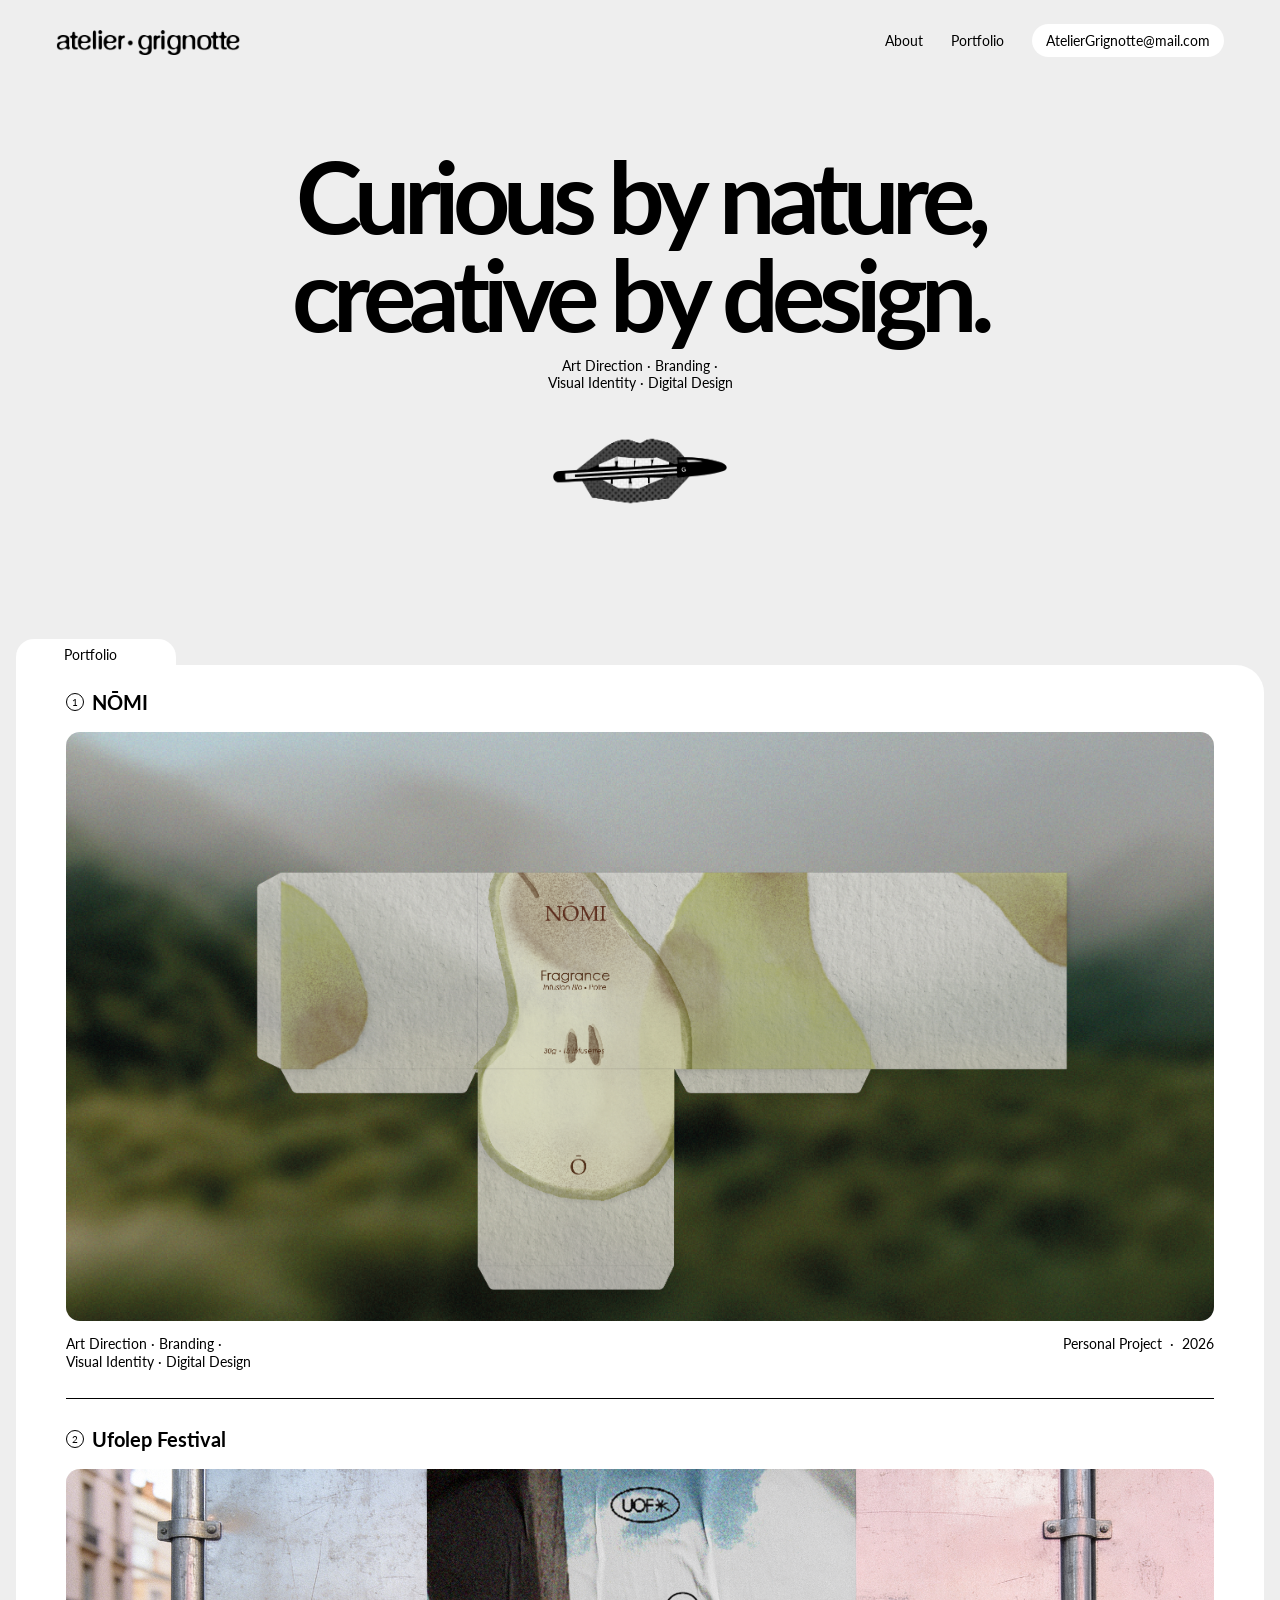
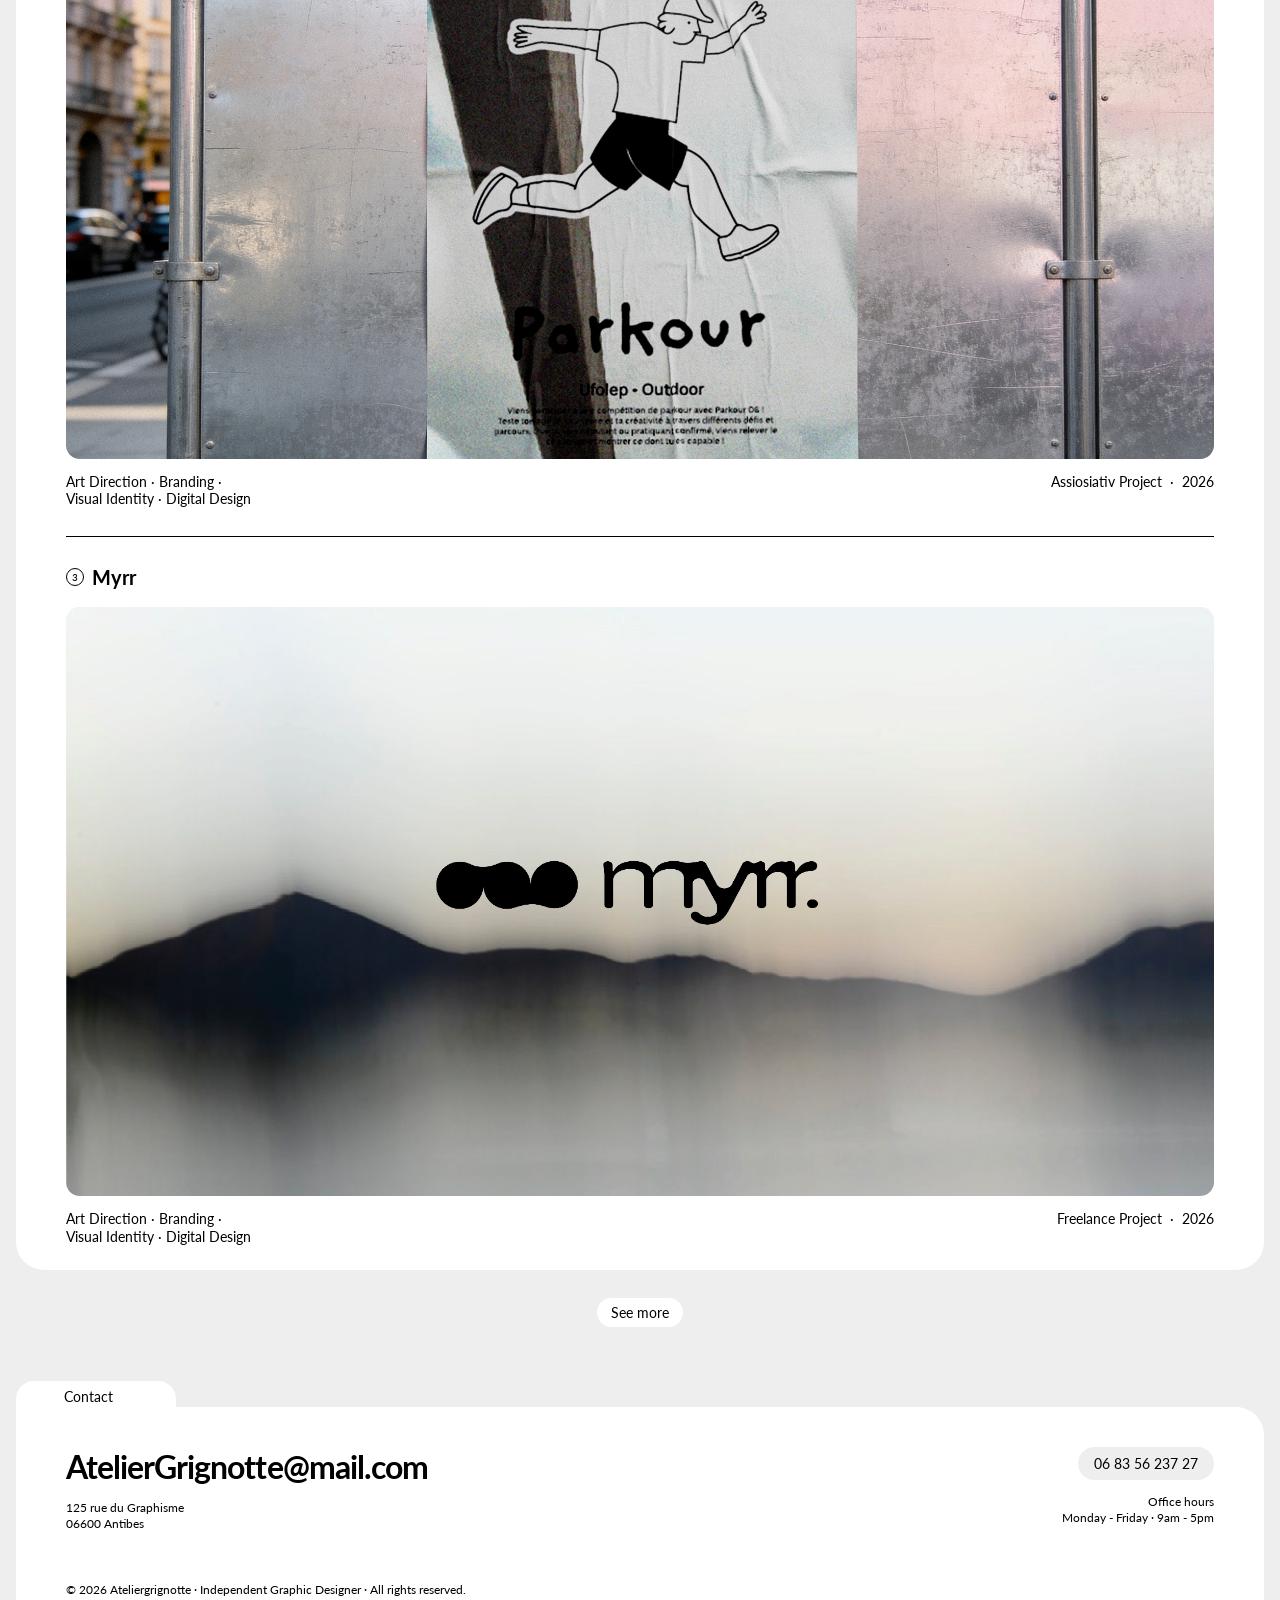
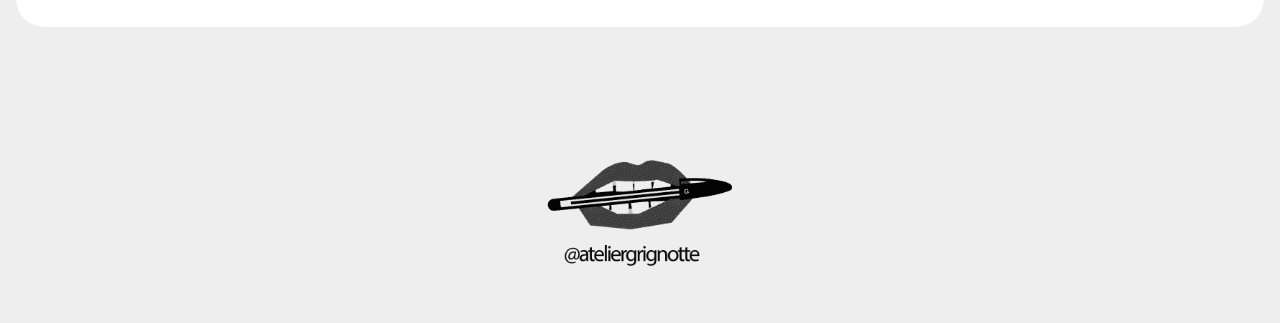
<file: index.html>
<!DOCTYPE html>
<html lang="fr">

<head>
    <meta charset="UTF-8">
    <meta name="viewport" content="width=device-width, initial-scale=1.0">
    <title>Atelier Grignotte — Portfolio</title>
    <link rel="stylesheet" href="style.css">
</head>

<body>

    <!-- HEADER -->
    <header class="header">
        <a href="#" class="logo">
    
    <img src="Images/Typo-logo.png" alt="Atelier Grignotte">
</a>

        <nav class="navigation">
            <a href="#about">About</a>
            <a href="#portfolio">Portfolio</a>
            <a href="mailto:AtelierGrignotte@mail.com" class="mail">AtelierGrignotte@mail.com</a>
        </nav>
    </header>

    <!-- INTRODUCTION -->
    <section class="introduction" id="about">
        <div class="intro-content">
            <h1>Curious by nature,<br>creative by design.</h1>

            <p class="intro-description">
                Art Direction · Branding ·<br>
                Visual Identity · Digital Design
            </p>

            <div class="intro-illustration">
                
                <img src="Images/Emblème.png" alt="Illustration Atelier Grignotte">
            </div>
        </div>
    </section>

   <!-- PORTFOLIO -->
<section class="block" id="portfolio">
    <div class="tab">Portfolio</div>

    <div class="block-content">

        <!-- PROJET 1 -->
        <article class="project">
            <h3><span class="project-number">1</span>NŌMI</h3>

            <div class="project-image">
                
                <img src="Images/Nomi 1.png" alt="Projet NŌMI">
                
                <a href="nomi.html" class="image-btn">See more</a>
            </div>

            <div class="project-info">
                <p>Art Direction · Branding ·<br>Visual Identity · Digital Design</p>
                <p>Personal Project &nbsp;·&nbsp; 2026</p>
            </div>
        </article>

        <hr>

        <!-- PROJET 2 -->
        <article class="project">
            <h3><span class="project-number">2</span>Ufolep Festival</h3>

            <div class="project-image">
                
                <img src="Images/Ufolep.png" alt="Projet Ufolep Festival">
                
                <a href="ufolep.html" class="image-btn">See more</a>
            </div>

            <div class="project-info">
                <p>Art Direction · Branding ·<br>Visual Identity · Digital Design</p>
                <p>Assiosiativ Project &nbsp;·&nbsp; 2026</p>
            </div>
        </article>

        <hr>

        <!-- PROJET 3 -->
        <article class="project">
            <h3><span class="project-number">3</span>Myrr</h3>

            <div class="project-image">
                
                <img src="Images/Myrr.png" alt="Projet Myrr">
    
                <a href="myrr.html" class="image-btn">See more</a>
            </div>

            <div class="project-info">
                <p>Art Direction · Branding ·<br>Visual Identity · Digital Design</p>
                <p>Freelance Project &nbsp;·&nbsp; 2026</p>
            </div>
        </article>

    </div>
</section>

    <a href="#" class="see-more">See more</a>

    <!-- CONTACT -->
    <section class="block contact" id="contact">
        <div class="tab">Contact</div>

        <div class="block-content contact-content">
            <div class="contact-left">
                <a href="mailto:AtelierGrignotte@mail.com" class="contact-mail">AtelierGrignotte@mail.com</a>
                <p>125 rue du Graphisme<br>06600 Antibes</p>
            </div>

            <div class="contact-right">
                <a href="tel:+33683562372 7" class="phone">06 83 56 237 27</a>
                <p>Office hours<br>Monday - Friday · 9am - 5pm</p>
            </div>
        </div>

        <p class="copyright">© 2026 Ateliergrignotte · Independent Graphic Designer · All rights reserved.</p>
    </section>

    <!-- FOOTER -->
    <footer class="footer">
    
        <img src="Images/Emblème+.png" alt="Emblème Atelier Grignotte">
        
    </footer>

</body>

</html>
</file>
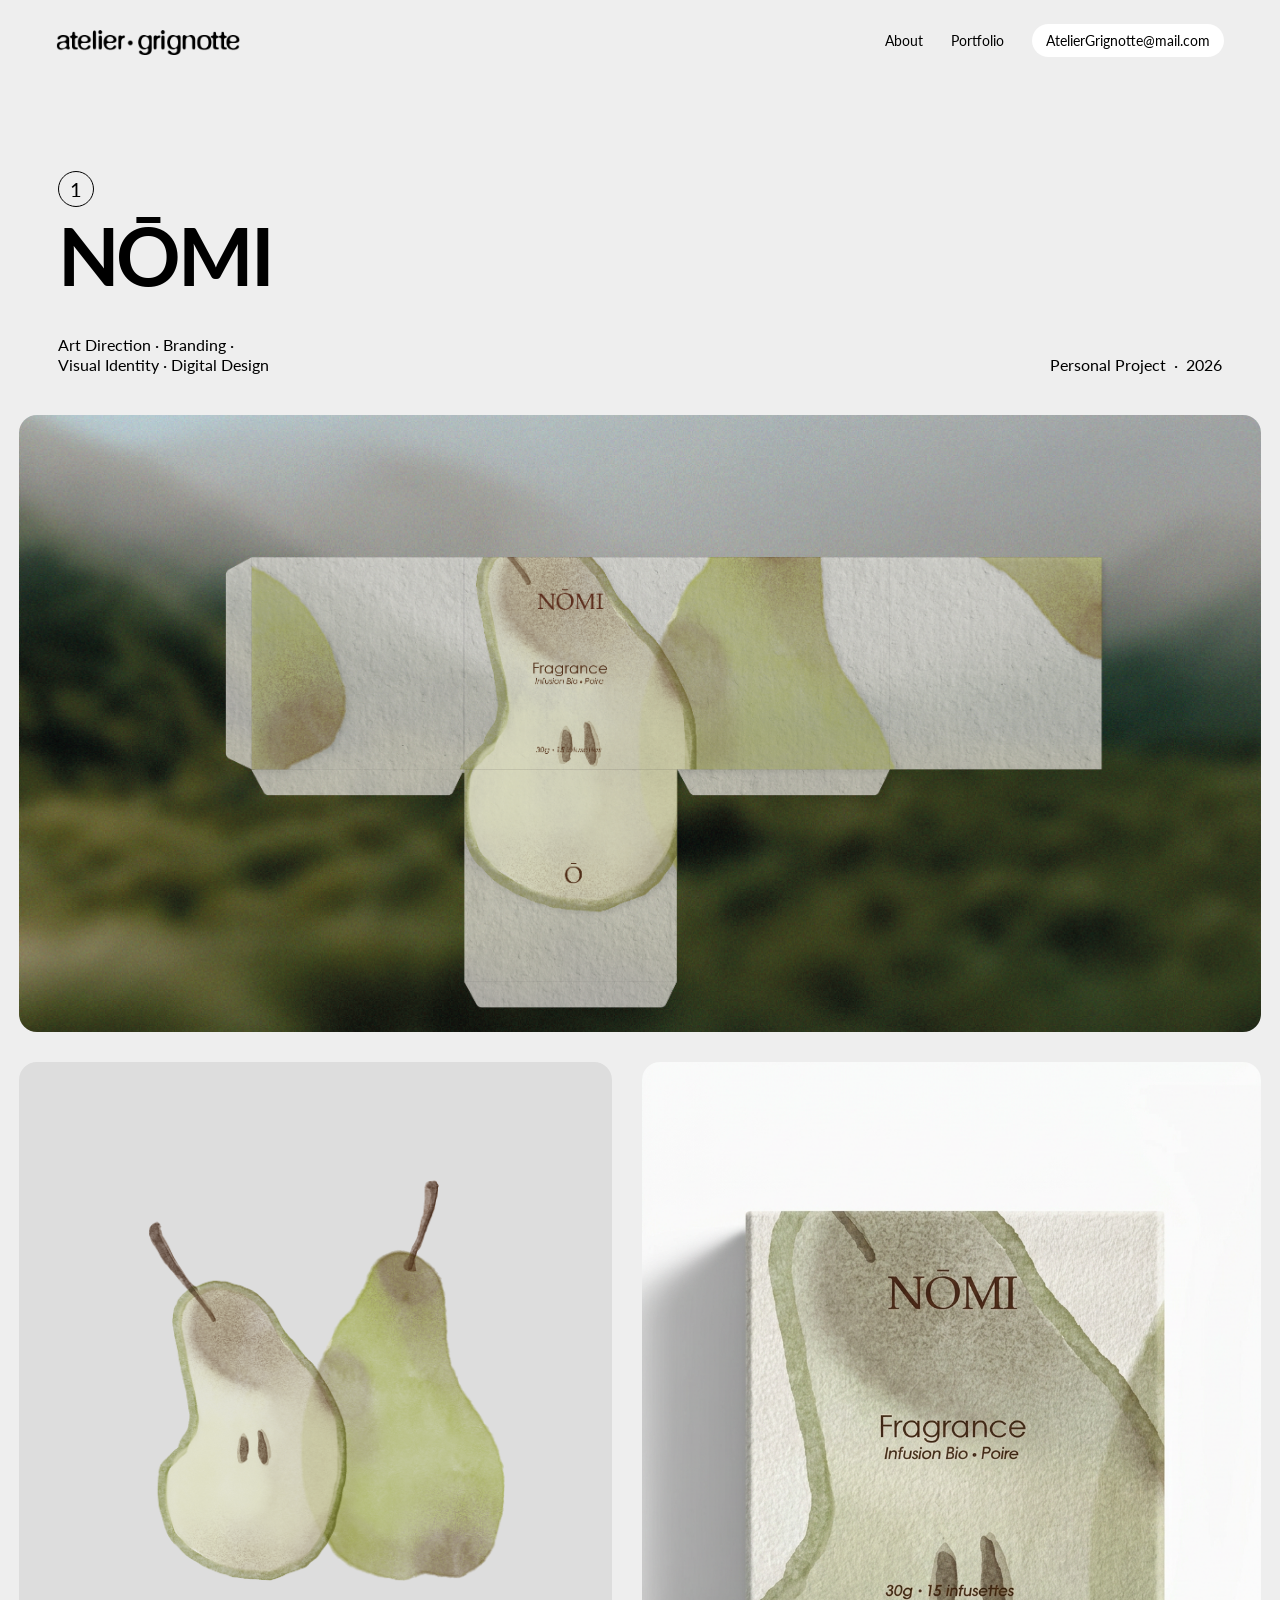
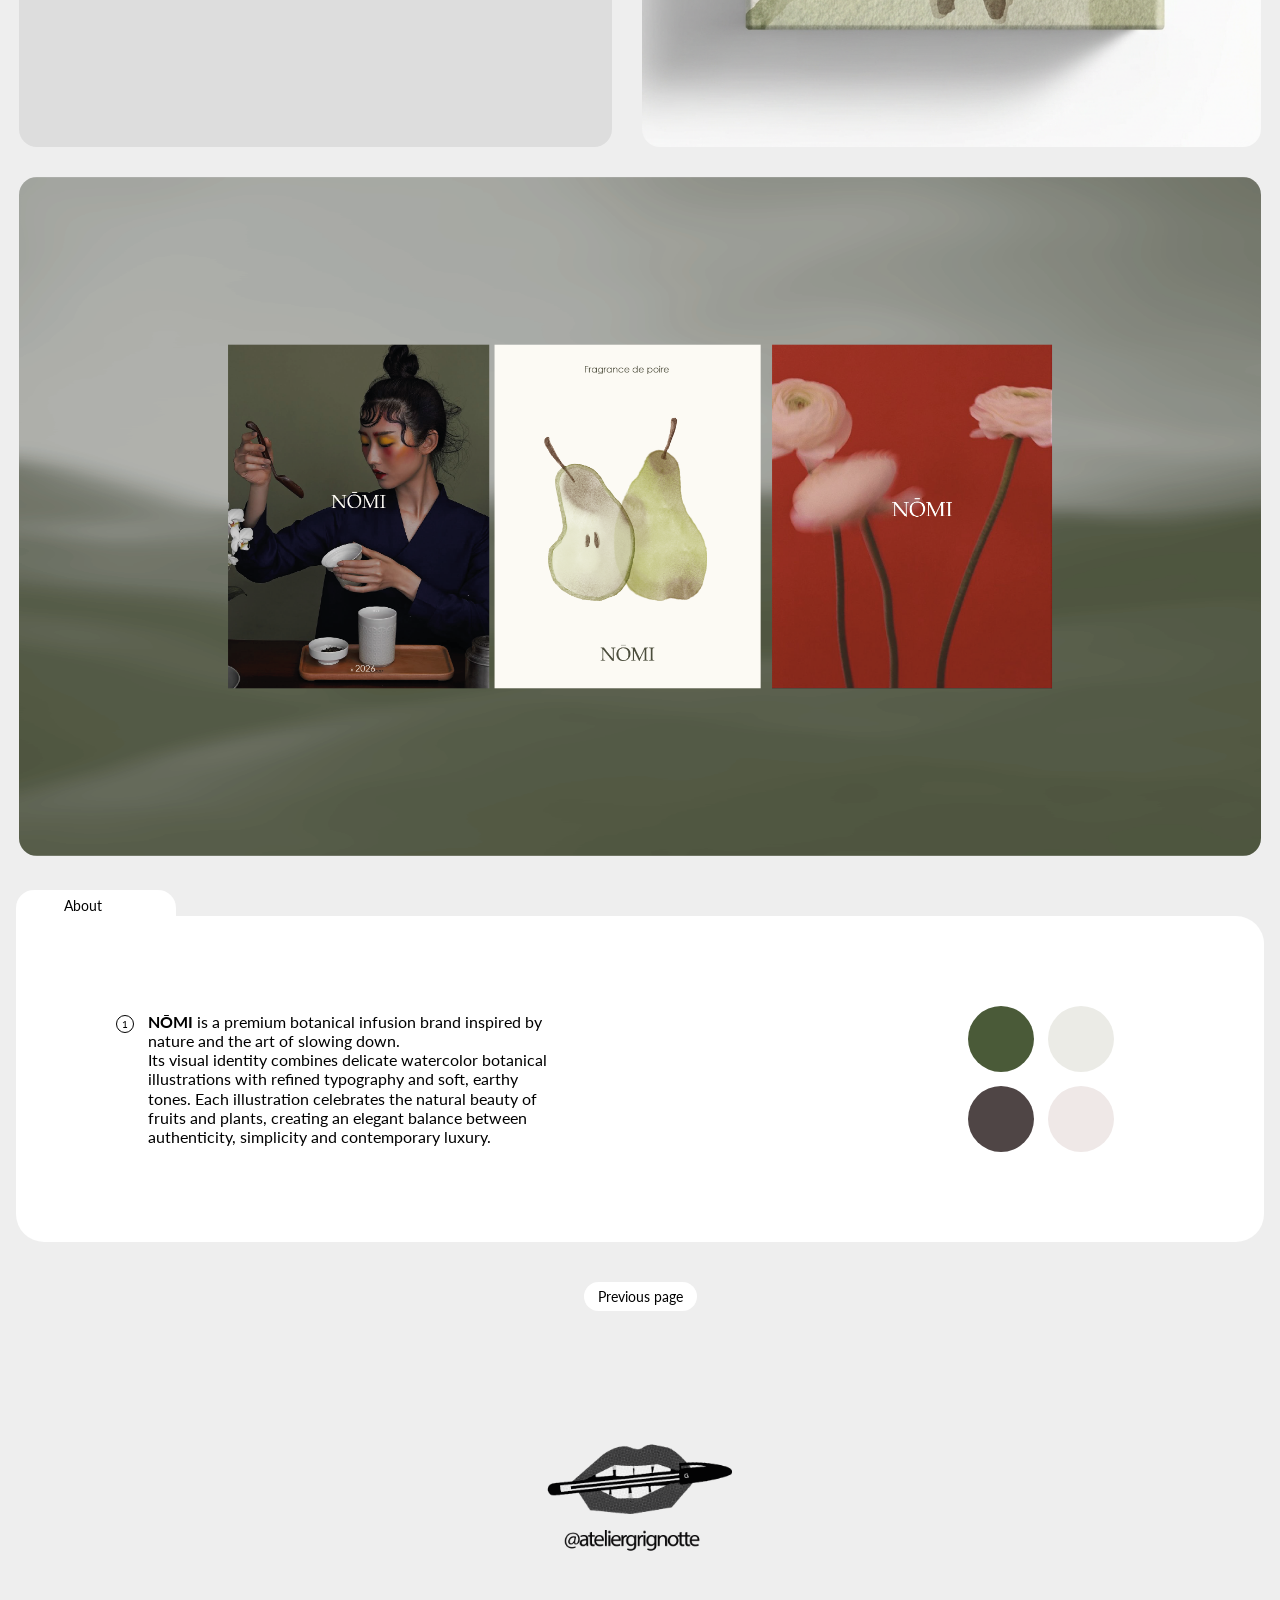
<file: nomi.html>
<!DOCTYPE html>
<html lang="fr">

<head>
    <meta charset="UTF-8">
    <meta name="viewport" content="width=device-width, initial-scale=1.0">
    <title>NŌMI — Atelier Grignotte</title>

    <link rel="stylesheet" href="style.css">
    <link rel="stylesheet" href="project.css">
</head>

<body>

    <!-- HEADER -->
    <header class="header">
        <a href="index.html" class="logo">
    <img src="Images/Typo-logo.png" alt="Atelier Grignotte">
</a>

        <nav class="navigation">
            <a href="index.html#about">About</a>
            <a href="index.html#portfolio">Portfolio</a>
            <a href="mailto:AtelierGrignotte@mail.com" class="mail">AtelierGrignotte@mail.com</a>
        </nav>
    </header>

    <!-- TITRE DU PROJET -->
    <section class="project-hero">
        <span class="project-number big">1</span>
        <h1>NŌMI</h1>

        <div class="project-info">
            <p>Art Direction · Branding ·<br>Visual Identity · Digital Design</p>
            <p>Personal Project &nbsp;·&nbsp; 2026</p>
        </div>
    </section>

    <!-- GALERIE -->
    <main class="gallery">

        <!-- Bloc 1 -->
        <div class="gallery-item wide">
            
            <img src="Images/Nomi 1.png" alt="Patron de la boîte NŌMI">
        </div>

        <!-- BLOC 2 -->
        <div class="gallery-row">
            <div class="gallery-item left">
                
                <img src="Images/Nomi 2.png" alt="Illustration des poires">
            </div>
            <div class="gallery-item right">
            
                <img src="Images/Nomi 3 .png" alt="Boîte Fragrance NŌMI">
            </div>
        </div>

        <!-- BLOC 3 -->
        <div class="gallery-item wide tall">
            
            <img src="Images/Nomi 4.png" alt="Affiches NŌMI">
        </div>

    </main>

    <!-- ABOUT -->
    <section class="block about-project">
        <div class="tab">About</div>

        <div class="block-content about-content">
            <div class="about-text">
                <span class="project-number">1</span>
                <p>
                    <strong>NŌMI</strong> is a premium botanical infusion brand inspired by
                    nature and the art of slowing down.<br>
                    Its visual identity combines delicate watercolor botanical
                    illustrations with refined typography and soft, earthy tones.
                    Each illustration celebrates the natural beauty of fruits and
                    plants, creating an elegant balance between authenticity,
                    simplicity and contemporary luxury.
                </p>
            </div>

            <!-- Palette de couleurs -->
            <div class="palette">
                <span style="background-color:#4A5A38"></span>
                <span style="background-color:#EBEBE6"></span>
                <span style="background-color:#4F4545"></span>
                <span style="background-color:#EFE8E7"></span>
            </div>
        </div>
    </section>

    <!-- BOUTON RETOUR -->
    <a href="index.html#portfolio" class="see-more previous">Previous page</a>

    <!-- FOOTER -->
    <footer class="footer">
        <img src="Images/Emblème+.png" alt="Emblème Atelier Grignotte">
        
    </footer>

</body>

</html>
</file>
<file: style.css>
@import url('https://fonts.googleapis.com/css2?family=Lato:wght@400;700;900&display=swap');

* {
    margin: 0;
    padding: 0;
    box-sizing: border-box;
}

body {
    width: 100%;
    background-color: #EEEEEE;
    color: #000000;
    font-family: 'Lato', sans-serif;
    font-weight: 400;
    font-size: 14px;
}

img {
    display: block;
    max-width: 100%;
}

/*HEADER*/

.header {
    width: 100%;
    padding: 24px 4.4%;
    display: flex;
    justify-content: space-between;
    align-items: center;
}

.logo {
    display: block;
    line-height: 0;          
}

.logo img {
    height: 28px;            
    width: auto;             
    display: block;
}

.navigation {
    display: flex;
    align-items: center;
    gap: 28px;
}

.navigation a {
    font-size: 14px;
    color: #000;
    text-decoration: none;
    white-space: nowrap;
}

.navigation .mail {
    background-color: #FFF;
    padding: 8px 14px;
    border-radius: 30px;
}

/*INTRODUCTION*/

.introduction {
    width: 100%;
    padding: 65px 0 75px;
}

.intro-content {
    display: flex;
    flex-direction: column;
    align-items: center;
    text-align: center;
}

.intro-content h1 {
    font-weight: 700;
    font-size: clamp(48px, 8vw, 100px);
    line-height: 0.98;
    letter-spacing: -0.065em;
    margin: 0;
}

.intro-description {
    width: 100%;             
    margin: 16px auto 0;     
    text-align: center;      
    font-size: 14px;
    line-height: 1.2;
}

.intro-illustration {
    margin-top: 10px;
}

.intro-illustration img {
    width: 200px;
    height: auto;
    object-fit: contain;
}

/*BLOCS BLANCS FOND*/

.block {
    position: relative;
    width: 97.5%;
    margin: 50px auto 0;
}

/*  +Onglet*/
.tab {
    position: absolute;
    top: -26px;
    left: 0;
    height: 27px;
    width: 160px;
    padding: 4px 0 0 48px;
    background-color: #FFF;
    border-radius: 18px 18px 0 0;
    font-size: 14px;
    display: flex;
    align-items: center;
}

.block-content {
    background-color: #FFF;
    border-radius: 0 28px 28px 28px;
    padding: 25px 4%;
}

/*PROJETS*/

.project h3 {
    display: flex;
    align-items: center;
    gap: 8px;
    font-size: 20px;
    font-weight: 700;
    margin-bottom: 18px;
}

/* Numéro entouré */
.project-number {
    display: inline-flex;
    justify-content: center;
    align-items: center;
    width: 18px;
    height: 18px;
    border: 1px solid #000;
    border-radius: 50%;
    font-size: 10px;
    font-weight: 400;
}

/*IMAGE*/

.project-image {
    width: 100%;
    aspect-ratio: 740 / 380;   
    border-radius: 14px;
    overflow: hidden;
    background-color: #EEE;
}

.project-image img {
    width: 100%;
    height: 100%;
    object-fit: cover;
}

.project-info {
    display: flex;
    justify-content: space-between;
    align-items: flex-start;
    margin-top: 14px;
    font-size: 14px;
    line-height: 1.25;
}

hr {
    border: none;
    border-top: 1px solid #000;
    margin: 28px 0;
}

/*BOUTON SEE MORE*/

.see-more {
    display: block;
    width: fit-content;
    margin: 28px auto 0;
    padding: 6px 14px;
    background-color: #FFF;
    border-radius: 30px;
    color: #000;
    text-decoration: none;
    font-size: 14px;
}

/*CONTACT*/

.contact {
    margin-top: 80px;
}

.contact .block-content {
    border-radius: 0 28px 0 0;
}

.contact-content {
    display: flex;
    justify-content: space-between;
    align-items: flex-start;
    padding-top: 40px;
    padding-bottom: 20px;
}

.contact-mail {
    display: block;
    font-size: 32px;
    font-weight: 700;
    letter-spacing: -0.03em;
    color: #000;
    text-decoration: none;
    margin-bottom: 14px;
}

.contact-left p,
.contact-right p {
    font-size: 12px;
    line-height: 1.3;
}

.contact-right {
    text-align: right;
}

.phone {
    display: inline-block;
    background-color: #EEE;
    padding: 8px 16px;
    border-radius: 30px;
    color: #000;
    text-decoration: none;
    font-size: 14px;
    margin-bottom: 14px;
}

.copyright {
    background-color: #FFF;
    border-radius: 0 0 28px 28px;
    padding: 30px 4% 30px;
    font-size: 12px;
}

/*FOOTER*/

.footer {
    display: flex;
    flex-direction: column;
    align-items: center;
    gap: 4px;
    padding: 90px 0 50px;
}

.footer img {
    width: 220px;      
    height: auto;
}

.footer a {
    font-size: 11px;
    color: #000;
    text-decoration: none;
}

/*ANIMATION DES BOUTONS*/

.navigation .mail,
.see-more,
.phone {
    transition: background-color 0.3s ease, color 0.3s ease;
}

.navigation .mail:hover,
.see-more:hover,
.phone:hover {
    background-color: #000;
    color: #FFF;
}


.navigation a:not(.mail) {
    position: relative;
}

.navigation a:not(.mail)::after {
    content: "";
    position: absolute;
    left: 0;
    bottom: -4px;            
    width: 100%;
    height: 1px;             
    background-color: #000;
    transform: scaleX(0);    
    transform-origin: left;  
    transition: transform 0.3s ease;
}

.navigation a:not(.mail):hover::after {
    transform: scaleX(1);    
}


.project-image {
    position: relative;      
}

/* Calque sombre */
.project-image::after {
    content: "";
    position: absolute;
    inset: 0;                
    background-color: rgba(0, 0, 0, 0.45);
    opacity: 0;
    transition: opacity 0.3s ease;
    pointer-events: none;    
}

.project-image:hover::after {
    opacity: 1;
}

/* Bouton See more au centre */
.image-btn {
    position: absolute;
    top: 50%;
    left: 50%;
    transform: translate(-50%, -50%);
    z-index: 2;             
    padding: 8px 18px;
    background-color: #FFF;
    color: #000;
    border-radius: 30px;
    text-decoration: none;
    font-size: 14px;
    opacity: 0;
    transition: opacity 0.3s ease, background-color 0.3s ease, color 0.3s ease;
}

.project-image:hover .image-btn {
    opacity: 1;
}


.image-btn:hover {
    background-color: #000;
    color: #FFF;
}

/*Responsive*/
@media (max-width: 1024px) {

    .header {
        padding: 20px 5%;
    }

    .introduction {
        padding: 50px 5% 20px;
    }

    .intro-content h1 {
        font-size: clamp(44px, 9vw, 80px);
    }

    .block {
        width: 94%;
    }

    .contact-mail {
        font-size: 26px;
    }
}


@media (max-width: 768px) {

    body {
        font-size: 13px;
    }

    .header {
        flex-direction: column;
        gap: 14px;
        padding: 18px 5%;
    }

    .navigation {
        gap: 18px;
        flex-wrap: wrap;
        justify-content: center;
    }

    .navigation a {
        font-size: 13px;
    }

    .logo img {
        height: 24px;
    }

    .introduction {
        padding: 35px 5% 10px;
    }

    .intro-content h1 {
        font-size: clamp(38px, 11vw, 60px);
        letter-spacing: -0.05em;
    }

    .intro-description {
        font-size: 12px;
    }

    .intro-illustration img {
        width: 150px;
    }

    .block {
        width: 94%;
        margin-top: 40px;
    }

    .tab {
        width: 120px;
        padding-left: 28px;
        font-size: 13px;
    }

    .block-content {
        padding: 20px 5%;
        border-radius: 0 20px 20px 20px;
    }

    .project h3 {
        font-size: 17px;
    }

    .project-image {
        aspect-ratio: 4 / 3;
        border-radius: 10px;
    }

    .project-info {
        flex-direction: column;
        gap: 8px;
        font-size: 12px;
    }

    hr {
        margin: 22px 0;
    }

    .contact-content {
        flex-direction: column;
        gap: 25px;
        padding-top: 30px;
    }

    .contact-right {
        text-align: left;
    }

    .contact-mail {
        font-size: 22px;
        word-break: break-word;
    }

    .copyright {
        padding: 20px 5%;
        font-size: 11px;
    }

    .footer {
        padding: 60px 0 40px;
    }

    .footer img {
        width: 160px;
    }
}


@media (max-width: 480px) {

    .intro-content h1 {
        font-size: 36px;
    }

    .navigation .mail {
        font-size: 12px;
        padding: 6px 12px;
    }

    .contact-mail {
        font-size: 18px;
    }

    .footer img {
        width: 130px;
    }
}


@media (hover: none) {

    .image-btn {
        opacity: 1;
        top: auto;
        bottom: 12px;
        left: auto;
        right: 12px;
        transform: none;
        padding: 6px 14px;
        font-size: 12px;
    }

    .project-image::after {
        display: none;
    }

    .project-image:hover img {
        transform: none;
    }
}
</file>
<file: project.css>
.project-hero {
    width: 100%;
    padding: 90px 4.5% 40px;
}

.project-number.big {
    width: 36px;
    height: 36px;
    font-size: 20px;
    margin-bottom: 8px;
}

.project-hero h1 {
    font-size: clamp(56px, 7vw, 80px);
    font-weight: 700;
    letter-spacing: -0.04em;
    line-height: 1;
    margin-bottom: 40px;
}

.project-hero .project-info {
    margin-top: 0;
    font-size: 16px;
    align-items: flex-end;    
}

/*GALERIE*/

.gallery {
    width: 97%;
    margin: 0 auto;
    display: flex;
    flex-direction: column;
    gap: 30px;
}

.gallery-item {
    overflow: hidden;
    border-radius: 18px;
    background-color: #DDD;
}

.gallery-item img {
    width: 100%;
    height: 100%;
    object-fit: cover;
}


.gallery-item.wide {
    aspect-ratio: 920 / 457;
}


.gallery-item.wide.tall {
    aspect-ratio: 920 / 503;
}


.gallery-row {
    display: grid;
    grid-template-columns: 435fr 454fr;
    gap: 30px;
}

.gallery-item.left {
    aspect-ratio: 435 / 503;
}

.gallery-item.right {
    aspect-ratio: 454 / 503;
}

/*BLOC ABOUT*/

.about-project {
    margin-top: 60px;
}

.about-content {
    display: flex;
    justify-content: space-between;
    align-items: center;
    padding: 90px 12% 90px 8%;
    border-radius: 0 28px 28px 28px;
}

.about-text {
    display: flex;
    gap: 14px;
    max-width: 440px;
}

.about-text .project-number {
    flex-shrink: 0;
    margin-top: 3px;
}

.about-text p {
    font-size: 16px;
    line-height: 1.2;
}

/* Palette 2 x 2 */
.palette {
    display: grid;
    grid-template-columns: repeat(2, 66px);
    gap: 14px;
}

.palette span {
    width: 66px;
    height: 66px;
    border-radius: 50%;
}

/*BOUTON PREVIOUS PAGE*/

.see-more.previous {
    margin-top: 40px;
}

/*RESPONSIVE*/

@media (max-width: 1024px) {

    .about-content {
        padding: 60px 6%;
    }
}

@media (max-width: 768px) {

    .project-hero {
        padding: 50px 5% 25px;
    }

    .project-hero h1 {
        font-size: 48px;
        margin-bottom: 25px;
    }

    .project-hero .project-info {
        font-size: 14px;
        align-items: flex-start;
    }

    .gallery {
        width: 94%;
        gap: 16px;
    }

    .gallery-item {
        border-radius: 12px;
    }

    .gallery-item.wide {
        aspect-ratio: 4 / 3;
    }

    .gallery-item.wide.tall {
        aspect-ratio: 1 / 1;
    }

    .gallery-row {
        grid-template-columns: 1fr;
        gap: 16px;
    }

    .gallery-item.left,
    .gallery-item.right {
        aspect-ratio: 1 / 1;
    }

    .about-project {
        margin-top: 40px;
    }

    .about-content {
        flex-direction: column;
        align-items: flex-start;
        gap: 35px;
        padding: 35px 6%;
    }

    .about-text {
        max-width: 100%;
    }

    .about-text p {
        font-size: 14px;
    }

    .palette {
        grid-template-columns: repeat(4, 1fr);
        gap: 10px;
        width: 100%;
        max-width: 280px;
    }

    .palette span {
        width: 100%;
        height: auto;
        aspect-ratio: 1 / 1;
    }
}
</file>
